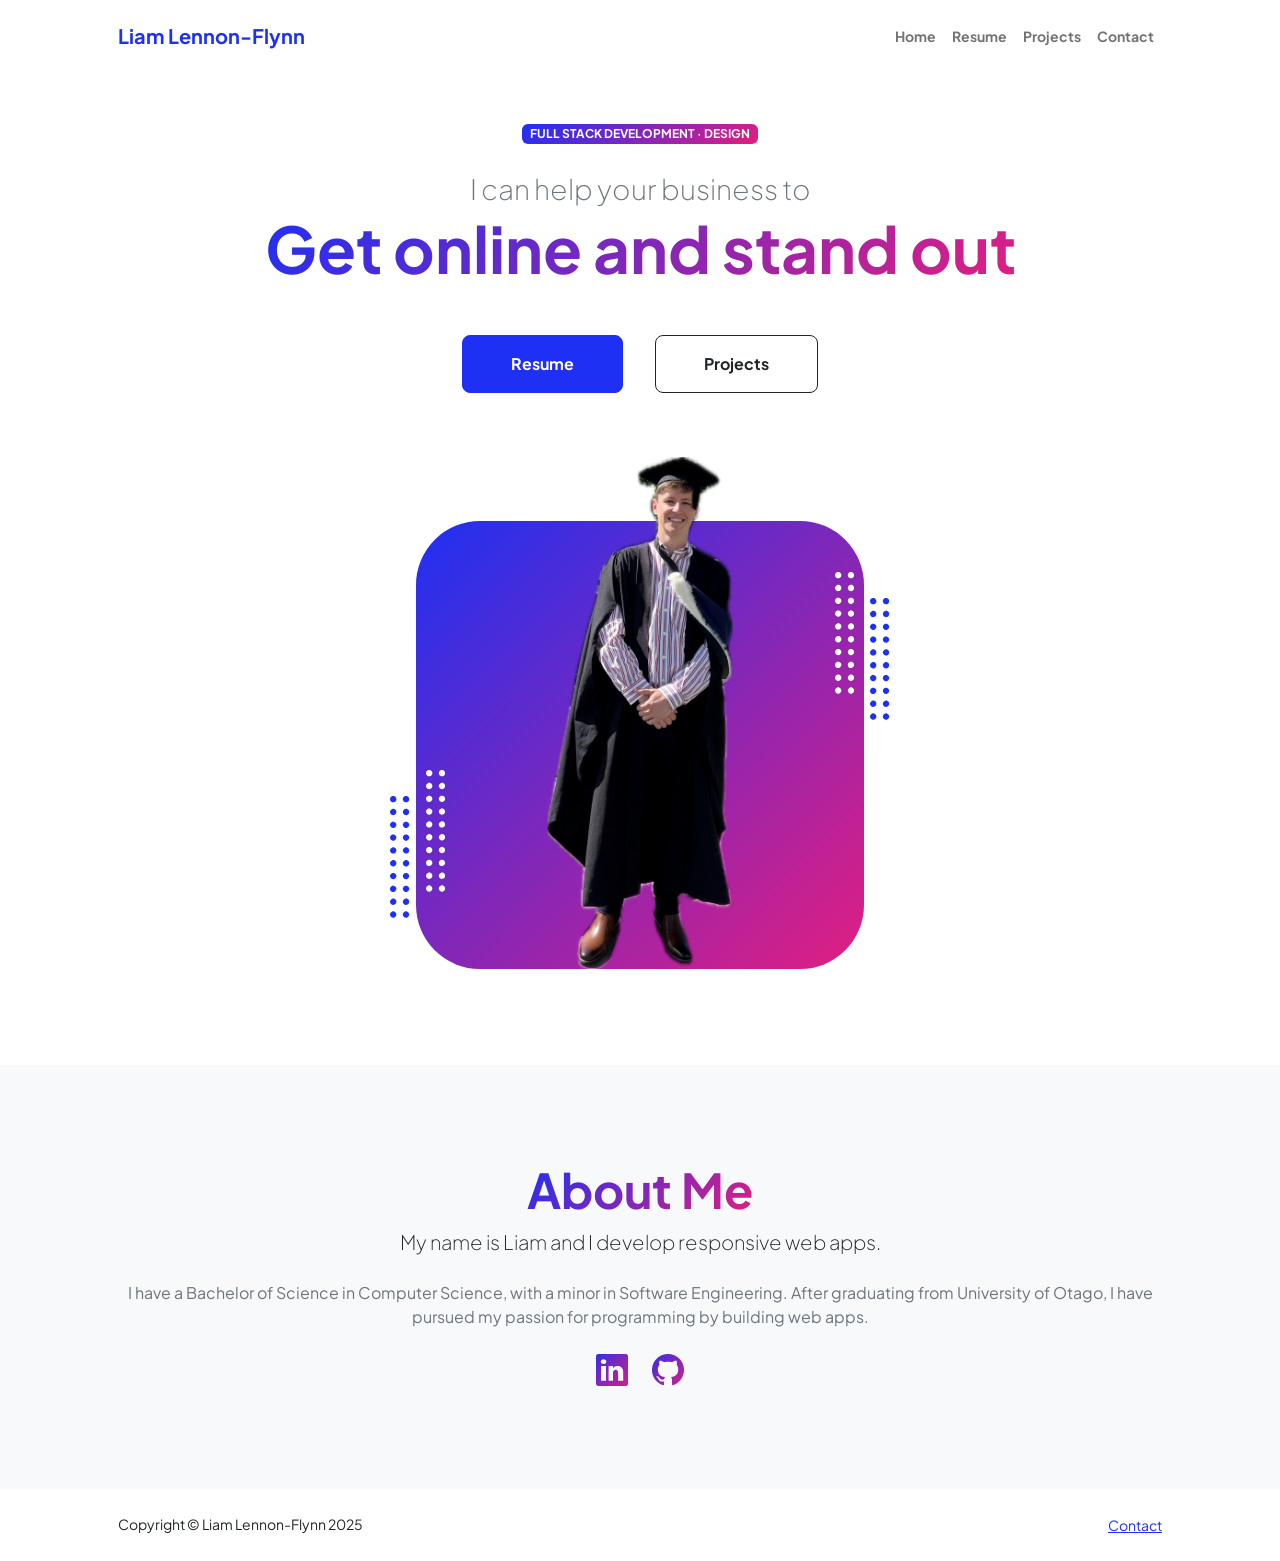
<file: index.html>
<!DOCTYPE html>
<html lang="en">

<head>
    <meta charset="utf-8" />
    <meta name="viewport" content="width=device-width, initial-scale=1, shrink-to-fit=no" />
    <meta name="description" content="" />
    <meta name="author" content="" />
    <title>Liam - Home</title>
    <!-- Favicon-->
    <link rel="icon" type="image/x-icon" href="assets/favicon.png" />
    <!-- Custom Google font-->
    <link rel="preconnect" href="https://fonts.googleapis.com" />
    <link rel="preconnect" href="https://fonts.gstatic.com" crossorigin />
    <link
        href="https://fonts.googleapis.com/css2?family=Plus+Jakarta+Sans:wght@100;200;300;400;500;600;700;800;900&amp;display=swap"
        rel="stylesheet" />
    <!-- Bootstrap icons-->
    <link href="https://cdn.jsdelivr.net/npm/bootstrap-icons@1.8.1/font/bootstrap-icons.css" rel="stylesheet" />
    <!-- Core theme CSS (includes Bootstrap)-->
    <link href="css/styles.css" rel="stylesheet" />
</head>

<body class="d-flex flex-column h-100">
    <main class="flex-shrink-0">
        <!-- Navigation-->
        <nav class="navbar navbar-expand-lg navbar-light bg-white py-3">
            <div class="container px-5">
                <a class="navbar-brand" href="index.html"><span class="fw-bolder text-primary">Liam
                        Lennon-Flynn</span></a>
                <button class="navbar-toggler" type="button" data-bs-toggle="collapse"
                    data-bs-target="#navbarSupportedContent" aria-controls="navbarSupportedContent"
                    aria-expanded="false" aria-label="Toggle navigation"><span
                        class="navbar-toggler-icon"></span></button>
                <div class="collapse navbar-collapse" id="navbarSupportedContent">
                    <ul class="navbar-nav ms-auto mb-2 mb-lg-0 small fw-bolder">
                        <li class="nav-item"><a class="nav-link" href="index.html">Home</a></li>
                        <li class="nav-item"><a class="nav-link" href="resume.html">Resume</a></li>
                        <li class="nav-item"><a class="nav-link" href="projects.html">Projects</a></li>
                        <li class="nav-item"><a class="nav-link" href="contact.html">Contact</a></li>
                    </ul>
                </div>
            </div>
        </nav>
        <!-- Header-->
        <header class="py-5">
            <div class="container px-5 pb-5">
                <div class="row gx-5 align-items-center">
                    <div class="col-xxl-5">
                        <!-- Header text content-->
                        <div class="text-center text-xxl-start">
                            <div class="badge bg-gradient-primary-to-secondary text-white mb-4">
                                <div class="text-uppercase">Full Stack Development &middot; Design</div>
                            </div>
                            <div class="fs-3 fw-light text-muted">I can help your business to</div>
                            <h1 class="display-3 fw-bolder mb-5"><span class="text-gradient d-inline">Get online and
                                    stand out</span></h1>
                            <div
                                class="d-grid gap-3 d-sm-flex justify-content-sm-center justify-content-xxl-start mb-3">
                                <a class="btn btn-primary btn-lg px-5 py-3 me-sm-3 fs-6 fw-bolder"
                                    href="resume.html">Resume</a>
                                <a class="btn btn-outline-dark btn-lg px-5 py-3 fs-6 fw-bolder"
                                    href="projects.html">Projects</a>
                            </div>
                        </div>
                    </div>
                    <div class="col-xxl-7">
                        <!-- Header profile picture-->
                        <div class="d-flex justify-content-center mt-5 mt-xxl-0">
                            <div class="profile bg-gradient-primary-to-secondary">
                                <!-- TIP: For best results, use a photo with a transparent background like the demo example below-->
                                <!-- Watch a tutorial on how to do this on YouTube (link)-->
                                <img class="profile-img" src="assets/profile.png" alt="..." />
                                <div class="dots-1">
                                    <!-- SVG Dots-->
                                    <svg version="1.1" xmlns="http://www.w3.org/2000/svg"
                                        xmlns:xlink="http://www.w3.org/1999/xlink" x="0px" y="0px"
                                        viewBox="0 0 191.6 1215.4" style="enable-background: new 0 0 191.6 1215.4"
                                        xml:space="preserve">
                                        <g transform="translate(0.000000,1280.000000) scale(0.100000,-0.100000)">
                                            <path
                                                d="M227.7,12788.6c-105-35-200-141-222-248c-43-206,163-412,369-369c155,32,275,190,260,339c-11,105-90,213-190,262        C383.7,12801.6,289.7,12808.6,227.7,12788.6z">
                                            </path>
                                            <path
                                                d="M1507.7,12788.6c-151-50-253-216-222-362c25-119,136-230,254-255c194-41,395,142,375,339c-11,105-90,213-190,262        C1663.7,12801.6,1569.7,12808.6,1507.7,12788.6z">
                                            </path>
                                            <path
                                                d="M227.7,11508.6c-105-35-200-141-222-248c-43-206,163-412,369-369c155,32,275,190,260,339c-11,105-90,213-190,262        C383.7,11521.6,289.7,11528.6,227.7,11508.6z">
                                            </path>
                                            <path
                                                d="M1507.7,11508.6c-151-50-253-216-222-362c25-119,136-230,254-255c194-41,395,142,375,339c-11,105-90,213-190,262        C1663.7,11521.6,1569.7,11528.6,1507.7,11508.6z">
                                            </path>
                                            <path
                                                d="M227.7,10228.6c-105-35-200-141-222-248c-43-206,163-412,369-369c155,32,275,190,260,339c-11,105-90,213-190,262        C383.7,10241.6,289.7,10248.6,227.7,10228.6z">
                                            </path>
                                            <path
                                                d="M1507.7,10228.6c-105-35-200-141-222-248c-43-206,163-412,369-369c155,32,275,190,260,339c-11,105-90,213-190,262        C1663.7,10241.6,1569.7,10248.6,1507.7,10228.6z">
                                            </path>
                                            <path
                                                d="M227.7,8948.6c-105-35-200-141-222-248c-43-206,163-412,369-369c155,32,275,190,260,339c-11,105-90,213-190,262        C383.7,8961.6,289.7,8968.6,227.7,8948.6z">
                                            </path>
                                            <path
                                                d="M1507.7,8948.6c-105-35-200-141-222-248c-43-206,163-412,369-369c155,32,275,190,260,339c-11,105-90,213-190,262        C1663.7,8961.6,1569.7,8968.6,1507.7,8948.6z">
                                            </path>
                                            <path
                                                d="M227.7,7668.6c-105-35-200-141-222-248c-43-206,163-412,369-369c155,32,275,190,260,339c-11,105-90,213-190,262        C383.7,7681.6,289.7,7688.6,227.7,7668.6z">
                                            </path>
                                            <path
                                                d="M1507.7,7668.6c-105-35-200-141-222-248c-43-206,163-412,369-369c155,32,275,190,260,339c-11,105-90,213-190,262        C1663.7,7681.6,1569.7,7688.6,1507.7,7668.6z">
                                            </path>
                                            <path
                                                d="M227.7,6388.6c-105-35-200-141-222-248c-43-206,163-412,369-369c155,32,275,190,260,339c-11,105-90,213-190,262        C383.7,6401.6,289.7,6408.6,227.7,6388.6z">
                                            </path>
                                            <path
                                                d="M1507.7,6388.6c-105-35-200-141-222-248c-43-206,163-412,369-369c155,32,275,190,260,339c-11,105-90,213-190,262        C1663.7,6401.6,1569.7,6408.6,1507.7,6388.6z">
                                            </path>
                                            <path
                                                d="M227.7,5108.6c-105-35-200-141-222-248c-43-206,163-412,369-369c155,32,275,190,260,339c-11,105-90,213-190,262        C383.7,5121.6,289.7,5128.6,227.7,5108.6z">
                                            </path>
                                            <path
                                                d="M1507.7,5108.6c-105-35-200-141-222-248c-43-206,163-412,369-369c155,32,275,190,260,339c-11,105-90,213-190,262        C1663.7,5121.6,1569.7,5128.6,1507.7,5108.6z">
                                            </path>
                                            <path
                                                d="M227.7,3828.6c-105-35-200-141-222-248c-43-206,163-412,369-369c155,32,275,190,260,339c-11,105-90,213-190,262        C383.7,3841.6,289.7,3848.6,227.7,3828.6z">
                                            </path>
                                            <path
                                                d="M1507.7,3828.6c-105-35-200-141-222-248c-43-206,163-412,369-369c155,32,275,190,260,339c-11,105-90,213-190,262        C1663.7,3841.6,1569.7,3848.6,1507.7,3828.6z">
                                            </path>
                                            <path
                                                d="M227.7,2548.6c-105-35-200-141-222-248c-43-206,163-412,369-369c155,32,275,190,260,339c-11,105-90,213-190,262        C383.7,2561.6,289.7,2568.6,227.7,2548.6z">
                                            </path>
                                            <path
                                                d="M1507.7,2548.6c-105-35-200-141-222-248c-43-206,163-412,369-369c155,32,275,190,260,339c-11,105-90,213-190,262        C1663.7,2561.6,1569.7,2568.6,1507.7,2548.6z">
                                            </path>
                                            <path
                                                d="M227.7,1268.6c-105-35-200-141-222-248c-43-206,163-412,369-369c155,32,275,190,260,339c-11,105-90,213-190,262        C383.7,1281.6,289.7,1288.6,227.7,1268.6z">
                                            </path>
                                            <path
                                                d="M1507.7,1268.6c-105-35-200-141-222-248c-43-206,163-412,369-369c155,32,275,190,260,339c-11,105-90,213-190,262        C1663.7,1281.6,1569.7,1288.6,1507.7,1268.6z">
                                            </path>
                                        </g>
                                    </svg>
                                    <!-- END of SVG dots-->
                                </div>
                                <div class="dots-2">
                                    <!-- SVG Dots-->
                                    <svg version="1.1" xmlns="http://www.w3.org/2000/svg"
                                        xmlns:xlink="http://www.w3.org/1999/xlink" x="0px" y="0px"
                                        viewBox="0 0 191.6 1215.4" style="enable-background: new 0 0 191.6 1215.4"
                                        xml:space="preserve">
                                        <g transform="translate(0.000000,1280.000000) scale(0.100000,-0.100000)">
                                            <path
                                                d="M227.7,12788.6c-105-35-200-141-222-248c-43-206,163-412,369-369c155,32,275,190,260,339c-11,105-90,213-190,262        C383.7,12801.6,289.7,12808.6,227.7,12788.6z">
                                            </path>
                                            <path
                                                d="M1507.7,12788.6c-151-50-253-216-222-362c25-119,136-230,254-255c194-41,395,142,375,339c-11,105-90,213-190,262        C1663.7,12801.6,1569.7,12808.6,1507.7,12788.6z">
                                            </path>
                                            <path
                                                d="M227.7,11508.6c-105-35-200-141-222-248c-43-206,163-412,369-369c155,32,275,190,260,339c-11,105-90,213-190,262        C383.7,11521.6,289.7,11528.6,227.7,11508.6z">
                                            </path>
                                            <path
                                                d="M1507.7,11508.6c-151-50-253-216-222-362c25-119,136-230,254-255c194-41,395,142,375,339c-11,105-90,213-190,262        C1663.7,11521.6,1569.7,11528.6,1507.7,11508.6z">
                                            </path>
                                            <path
                                                d="M227.7,10228.6c-105-35-200-141-222-248c-43-206,163-412,369-369c155,32,275,190,260,339c-11,105-90,213-190,262        C383.7,10241.6,289.7,10248.6,227.7,10228.6z">
                                            </path>
                                            <path
                                                d="M1507.7,10228.6c-105-35-200-141-222-248c-43-206,163-412,369-369c155,32,275,190,260,339c-11,105-90,213-190,262        C1663.7,10241.6,1569.7,10248.6,1507.7,10228.6z">
                                            </path>
                                            <path
                                                d="M227.7,8948.6c-105-35-200-141-222-248c-43-206,163-412,369-369c155,32,275,190,260,339c-11,105-90,213-190,262        C383.7,8961.6,289.7,8968.6,227.7,8948.6z">
                                            </path>
                                            <path
                                                d="M1507.7,8948.6c-105-35-200-141-222-248c-43-206,163-412,369-369c155,32,275,190,260,339c-11,105-90,213-190,262        C1663.7,8961.6,1569.7,8968.6,1507.7,8948.6z">
                                            </path>
                                            <path
                                                d="M227.7,7668.6c-105-35-200-141-222-248c-43-206,163-412,369-369c155,32,275,190,260,339c-11,105-90,213-190,262        C383.7,7681.6,289.7,7688.6,227.7,7668.6z">
                                            </path>
                                            <path
                                                d="M1507.7,7668.6c-105-35-200-141-222-248c-43-206,163-412,369-369c155,32,275,190,260,339c-11,105-90,213-190,262        C1663.7,7681.6,1569.7,7688.6,1507.7,7668.6z">
                                            </path>
                                            <path
                                                d="M227.7,6388.6c-105-35-200-141-222-248c-43-206,163-412,369-369c155,32,275,190,260,339c-11,105-90,213-190,262        C383.7,6401.6,289.7,6408.6,227.7,6388.6z">
                                            </path>
                                            <path
                                                d="M1507.7,6388.6c-105-35-200-141-222-248c-43-206,163-412,369-369c155,32,275,190,260,339c-11,105-90,213-190,262        C1663.7,6401.6,1569.7,6408.6,1507.7,6388.6z">
                                            </path>
                                            <path
                                                d="M227.7,5108.6c-105-35-200-141-222-248c-43-206,163-412,369-369c155,32,275,190,260,339c-11,105-90,213-190,262        C383.7,5121.6,289.7,5128.6,227.7,5108.6z">
                                            </path>
                                            <path
                                                d="M1507.7,5108.6c-105-35-200-141-222-248c-43-206,163-412,369-369c155,32,275,190,260,339c-11,105-90,213-190,262        C1663.7,5121.6,1569.7,5128.6,1507.7,5108.6z">
                                            </path>
                                            <path
                                                d="M227.7,3828.6c-105-35-200-141-222-248c-43-206,163-412,369-369c155,32,275,190,260,339c-11,105-90,213-190,262        C383.7,3841.6,289.7,3848.6,227.7,3828.6z">
                                            </path>
                                            <path
                                                d="M1507.7,3828.6c-105-35-200-141-222-248c-43-206,163-412,369-369c155,32,275,190,260,339c-11,105-90,213-190,262        C1663.7,3841.6,1569.7,3848.6,1507.7,3828.6z">
                                            </path>
                                            <path
                                                d="M227.7,2548.6c-105-35-200-141-222-248c-43-206,163-412,369-369c155,32,275,190,260,339c-11,105-90,213-190,262        C383.7,2561.6,289.7,2568.6,227.7,2548.6z">
                                            </path>
                                            <path
                                                d="M1507.7,2548.6c-105-35-200-141-222-248c-43-206,163-412,369-369c155,32,275,190,260,339c-11,105-90,213-190,262        C1663.7,2561.6,1569.7,2568.6,1507.7,2548.6z">
                                            </path>
                                            <path
                                                d="M227.7,1268.6c-105-35-200-141-222-248c-43-206,163-412,369-369c155,32,275,190,260,339c-11,105-90,213-190,262        C383.7,1281.6,289.7,1288.6,227.7,1268.6z">
                                            </path>
                                            <path
                                                d="M1507.7,1268.6c-105-35-200-141-222-248c-43-206,163-412,369-369c155,32,275,190,260,339c-11,105-90,213-190,262        C1663.7,1281.6,1569.7,1288.6,1507.7,1268.6z">
                                            </path>
                                        </g>
                                    </svg>
                                    <!-- END of SVG dots-->
                                </div>
                                <div class="dots-3">
                                    <!-- SVG Dots-->
                                    <svg version="1.1" xmlns="http://www.w3.org/2000/svg"
                                        xmlns:xlink="http://www.w3.org/1999/xlink" x="0px" y="0px"
                                        viewBox="0 0 191.6 1215.4" style="enable-background: new 0 0 191.6 1215.4"
                                        xml:space="preserve">
                                        <g transform="translate(0.000000,1280.000000) scale(0.100000,-0.100000)">
                                            <path
                                                d="M227.7,12788.6c-105-35-200-141-222-248c-43-206,163-412,369-369c155,32,275,190,260,339c-11,105-90,213-190,262        C383.7,12801.6,289.7,12808.6,227.7,12788.6z">
                                            </path>
                                            <path
                                                d="M1507.7,12788.6c-151-50-253-216-222-362c25-119,136-230,254-255c194-41,395,142,375,339c-11,105-90,213-190,262        C1663.7,12801.6,1569.7,12808.6,1507.7,12788.6z">
                                            </path>
                                            <path
                                                d="M227.7,11508.6c-105-35-200-141-222-248c-43-206,163-412,369-369c155,32,275,190,260,339c-11,105-90,213-190,262        C383.7,11521.6,289.7,11528.6,227.7,11508.6z">
                                            </path>
                                            <path
                                                d="M1507.7,11508.6c-151-50-253-216-222-362c25-119,136-230,254-255c194-41,395,142,375,339c-11,105-90,213-190,262        C1663.7,11521.6,1569.7,11528.6,1507.7,11508.6z">
                                            </path>
                                            <path
                                                d="M227.7,10228.6c-105-35-200-141-222-248c-43-206,163-412,369-369c155,32,275,190,260,339c-11,105-90,213-190,262        C383.7,10241.6,289.7,10248.6,227.7,10228.6z">
                                            </path>
                                            <path
                                                d="M1507.7,10228.6c-105-35-200-141-222-248c-43-206,163-412,369-369c155,32,275,190,260,339c-11,105-90,213-190,262        C1663.7,10241.6,1569.7,10248.6,1507.7,10228.6z">
                                            </path>
                                            <path
                                                d="M227.7,8948.6c-105-35-200-141-222-248c-43-206,163-412,369-369c155,32,275,190,260,339c-11,105-90,213-190,262        C383.7,8961.6,289.7,8968.6,227.7,8948.6z">
                                            </path>
                                            <path
                                                d="M1507.7,8948.6c-105-35-200-141-222-248c-43-206,163-412,369-369c155,32,275,190,260,339c-11,105-90,213-190,262        C1663.7,8961.6,1569.7,8968.6,1507.7,8948.6z">
                                            </path>
                                            <path
                                                d="M227.7,7668.6c-105-35-200-141-222-248c-43-206,163-412,369-369c155,32,275,190,260,339c-11,105-90,213-190,262        C383.7,7681.6,289.7,7688.6,227.7,7668.6z">
                                            </path>
                                            <path
                                                d="M1507.7,7668.6c-105-35-200-141-222-248c-43-206,163-412,369-369c155,32,275,190,260,339c-11,105-90,213-190,262        C1663.7,7681.6,1569.7,7688.6,1507.7,7668.6z">
                                            </path>
                                            <path
                                                d="M227.7,6388.6c-105-35-200-141-222-248c-43-206,163-412,369-369c155,32,275,190,260,339c-11,105-90,213-190,262        C383.7,6401.6,289.7,6408.6,227.7,6388.6z">
                                            </path>
                                            <path
                                                d="M1507.7,6388.6c-105-35-200-141-222-248c-43-206,163-412,369-369c155,32,275,190,260,339c-11,105-90,213-190,262        C1663.7,6401.6,1569.7,6408.6,1507.7,6388.6z">
                                            </path>
                                            <path
                                                d="M227.7,5108.6c-105-35-200-141-222-248c-43-206,163-412,369-369c155,32,275,190,260,339c-11,105-90,213-190,262        C383.7,5121.6,289.7,5128.6,227.7,5108.6z">
                                            </path>
                                            <path
                                                d="M1507.7,5108.6c-105-35-200-141-222-248c-43-206,163-412,369-369c155,32,275,190,260,339c-11,105-90,213-190,262        C1663.7,5121.6,1569.7,5128.6,1507.7,5108.6z">
                                            </path>
                                            <path
                                                d="M227.7,3828.6c-105-35-200-141-222-248c-43-206,163-412,369-369c155,32,275,190,260,339c-11,105-90,213-190,262        C383.7,3841.6,289.7,3848.6,227.7,3828.6z">
                                            </path>
                                            <path
                                                d="M1507.7,3828.6c-105-35-200-141-222-248c-43-206,163-412,369-369c155,32,275,190,260,339c-11,105-90,213-190,262        C1663.7,3841.6,1569.7,3848.6,1507.7,3828.6z">
                                            </path>
                                            <path
                                                d="M227.7,2548.6c-105-35-200-141-222-248c-43-206,163-412,369-369c155,32,275,190,260,339c-11,105-90,213-190,262        C383.7,2561.6,289.7,2568.6,227.7,2548.6z">
                                            </path>
                                            <path
                                                d="M1507.7,2548.6c-105-35-200-141-222-248c-43-206,163-412,369-369c155,32,275,190,260,339c-11,105-90,213-190,262        C1663.7,2561.6,1569.7,2568.6,1507.7,2548.6z">
                                            </path>
                                            <path
                                                d="M227.7,1268.6c-105-35-200-141-222-248c-43-206,163-412,369-369c155,32,275,190,260,339c-11,105-90,213-190,262        C383.7,1281.6,289.7,1288.6,227.7,1268.6z">
                                            </path>
                                            <path
                                                d="M1507.7,1268.6c-105-35-200-141-222-248c-43-206,163-412,369-369c155,32,275,190,260,339c-11,105-90,213-190,262        C1663.7,1281.6,1569.7,1288.6,1507.7,1268.6z">
                                            </path>
                                        </g>
                                    </svg>
                                    <!-- END of SVG dots-->
                                </div>
                                <div class="dots-4">
                                    <!-- SVG Dots-->
                                    <svg version="1.1" xmlns="http://www.w3.org/2000/svg"
                                        xmlns:xlink="http://www.w3.org/1999/xlink" x="0px" y="0px"
                                        viewBox="0 0 191.6 1215.4" style="enable-background: new 0 0 191.6 1215.4"
                                        xml:space="preserve">
                                        <g transform="translate(0.000000,1280.000000) scale(0.100000,-0.100000)">
                                            <path
                                                d="M227.7,12788.6c-105-35-200-141-222-248c-43-206,163-412,369-369c155,32,275,190,260,339c-11,105-90,213-190,262        C383.7,12801.6,289.7,12808.6,227.7,12788.6z">
                                            </path>
                                            <path
                                                d="M1507.7,12788.6c-151-50-253-216-222-362c25-119,136-230,254-255c194-41,395,142,375,339c-11,105-90,213-190,262        C1663.7,12801.6,1569.7,12808.6,1507.7,12788.6z">
                                            </path>
                                            <path
                                                d="M227.7,11508.6c-105-35-200-141-222-248c-43-206,163-412,369-369c155,32,275,190,260,339c-11,105-90,213-190,262        C383.7,11521.6,289.7,11528.6,227.7,11508.6z">
                                            </path>
                                            <path
                                                d="M1507.7,11508.6c-151-50-253-216-222-362c25-119,136-230,254-255c194-41,395,142,375,339c-11,105-90,213-190,262        C1663.7,11521.6,1569.7,11528.6,1507.7,11508.6z">
                                            </path>
                                            <path
                                                d="M227.7,10228.6c-105-35-200-141-222-248c-43-206,163-412,369-369c155,32,275,190,260,339c-11,105-90,213-190,262        C383.7,10241.6,289.7,10248.6,227.7,10228.6z">
                                            </path>
                                            <path
                                                d="M1507.7,10228.6c-105-35-200-141-222-248c-43-206,163-412,369-369c155,32,275,190,260,339c-11,105-90,213-190,262        C1663.7,10241.6,1569.7,10248.6,1507.7,10228.6z">
                                            </path>
                                            <path
                                                d="M227.7,8948.6c-105-35-200-141-222-248c-43-206,163-412,369-369c155,32,275,190,260,339c-11,105-90,213-190,262        C383.7,8961.6,289.7,8968.6,227.7,8948.6z">
                                            </path>
                                            <path
                                                d="M1507.7,8948.6c-105-35-200-141-222-248c-43-206,163-412,369-369c155,32,275,190,260,339c-11,105-90,213-190,262        C1663.7,8961.6,1569.7,8968.6,1507.7,8948.6z">
                                            </path>
                                            <path
                                                d="M227.7,7668.6c-105-35-200-141-222-248c-43-206,163-412,369-369c155,32,275,190,260,339c-11,105-90,213-190,262        C383.7,7681.6,289.7,7688.6,227.7,7668.6z">
                                            </path>
                                            <path
                                                d="M1507.7,7668.6c-105-35-200-141-222-248c-43-206,163-412,369-369c155,32,275,190,260,339c-11,105-90,213-190,262        C1663.7,7681.6,1569.7,7688.6,1507.7,7668.6z">
                                            </path>
                                            <path
                                                d="M227.7,6388.6c-105-35-200-141-222-248c-43-206,163-412,369-369c155,32,275,190,260,339c-11,105-90,213-190,262        C383.7,6401.6,289.7,6408.6,227.7,6388.6z">
                                            </path>
                                            <path
                                                d="M1507.7,6388.6c-105-35-200-141-222-248c-43-206,163-412,369-369c155,32,275,190,260,339c-11,105-90,213-190,262        C1663.7,6401.6,1569.7,6408.6,1507.7,6388.6z">
                                            </path>
                                            <path
                                                d="M227.7,5108.6c-105-35-200-141-222-248c-43-206,163-412,369-369c155,32,275,190,260,339c-11,105-90,213-190,262        C383.7,5121.6,289.7,5128.6,227.7,5108.6z">
                                            </path>
                                            <path
                                                d="M1507.7,5108.6c-105-35-200-141-222-248c-43-206,163-412,369-369c155,32,275,190,260,339c-11,105-90,213-190,262        C1663.7,5121.6,1569.7,5128.6,1507.7,5108.6z">
                                            </path>
                                            <path
                                                d="M227.7,3828.6c-105-35-200-141-222-248c-43-206,163-412,369-369c155,32,275,190,260,339c-11,105-90,213-190,262        C383.7,3841.6,289.7,3848.6,227.7,3828.6z">
                                            </path>
                                            <path
                                                d="M1507.7,3828.6c-105-35-200-141-222-248c-43-206,163-412,369-369c155,32,275,190,260,339c-11,105-90,213-190,262        C1663.7,3841.6,1569.7,3848.6,1507.7,3828.6z">
                                            </path>
                                            <path
                                                d="M227.7,2548.6c-105-35-200-141-222-248c-43-206,163-412,369-369c155,32,275,190,260,339c-11,105-90,213-190,262        C383.7,2561.6,289.7,2568.6,227.7,2548.6z">
                                            </path>
                                            <path
                                                d="M1507.7,2548.6c-105-35-200-141-222-248c-43-206,163-412,369-369c155,32,275,190,260,339c-11,105-90,213-190,262        C1663.7,2561.6,1569.7,2568.6,1507.7,2548.6z">
                                            </path>
                                            <path
                                                d="M227.7,1268.6c-105-35-200-141-222-248c-43-206,163-412,369-369c155,32,275,190,260,339c-11,105-90,213-190,262        C383.7,1281.6,289.7,1288.6,227.7,1268.6z">
                                            </path>
                                            <path
                                                d="M1507.7,1268.6c-105-35-200-141-222-248c-43-206,163-412,369-369c155,32,275,190,260,339c-11,105-90,213-190,262        C1663.7,1281.6,1569.7,1288.6,1507.7,1268.6z">
                                            </path>
                                        </g>
                                    </svg>
                                    <!-- END of SVG dots-->
                                </div>
                            </div>
                        </div>
                    </div>
                </div>
            </div>
        </header>
        <!-- About Section-->
        <section class="bg-light py-5">
            <div class="container px-5">
                <div class="row gx-5 justify-content-center">
                    <div class="col-xxl-8">
                        <div class="text-center my-5">
                            <h2 class="display-5 fw-bolder"><span class="text-gradient d-inline">About Me</span></h2>
                            <p class="lead fw-light mb-4">My name is Liam and I develop responsive web apps.</p>
                            <p class="text-muted">I have a Bachelor of Science in Computer Science, with a minor in
                                Software Engineering. After graduating from University of Otago, I have pursued my
                                passion for programming by building web apps.</p>
                            <div class="d-flex justify-content-center fs-2 gap-4">
                                <a class="text-gradient" href="https://www.linkedin.com/in/liam-lennon-flynn/"><i
                                        class="bi bi-linkedin"></i></a>
                                <a class="text-gradient" href="https://github.com/imliamflynn"><i
                                        class="bi bi-github"></i></a>
                            </div>
                        </div>
                    </div>
                </div>
            </div>
        </section>
    </main>
    <!-- Footer-->
    <footer class="bg-white py-4 mt-auto">
        <div class="container px-5">
            <div class="row align-items-center justify-content-between flex-column flex-sm-row">
                <div class="col-auto">
                    <div class="small m-0">Copyright &copy; Liam Lennon-Flynn 2025</div>
                </div>
                <div class="col-auto">
                    <a class="small" href="contact.html">Contact</a>
                </div>
            </div>
        </div>
    </footer>
    <!-- Bootstrap core JS-->
    <script src="https://cdn.jsdelivr.net/npm/bootstrap@5.2.3/dist/js/bootstrap.bundle.min.js"></script>
    <!-- Core theme JS-->
    <script src="js/scripts.js"></script>
</body>

</html>
</file>
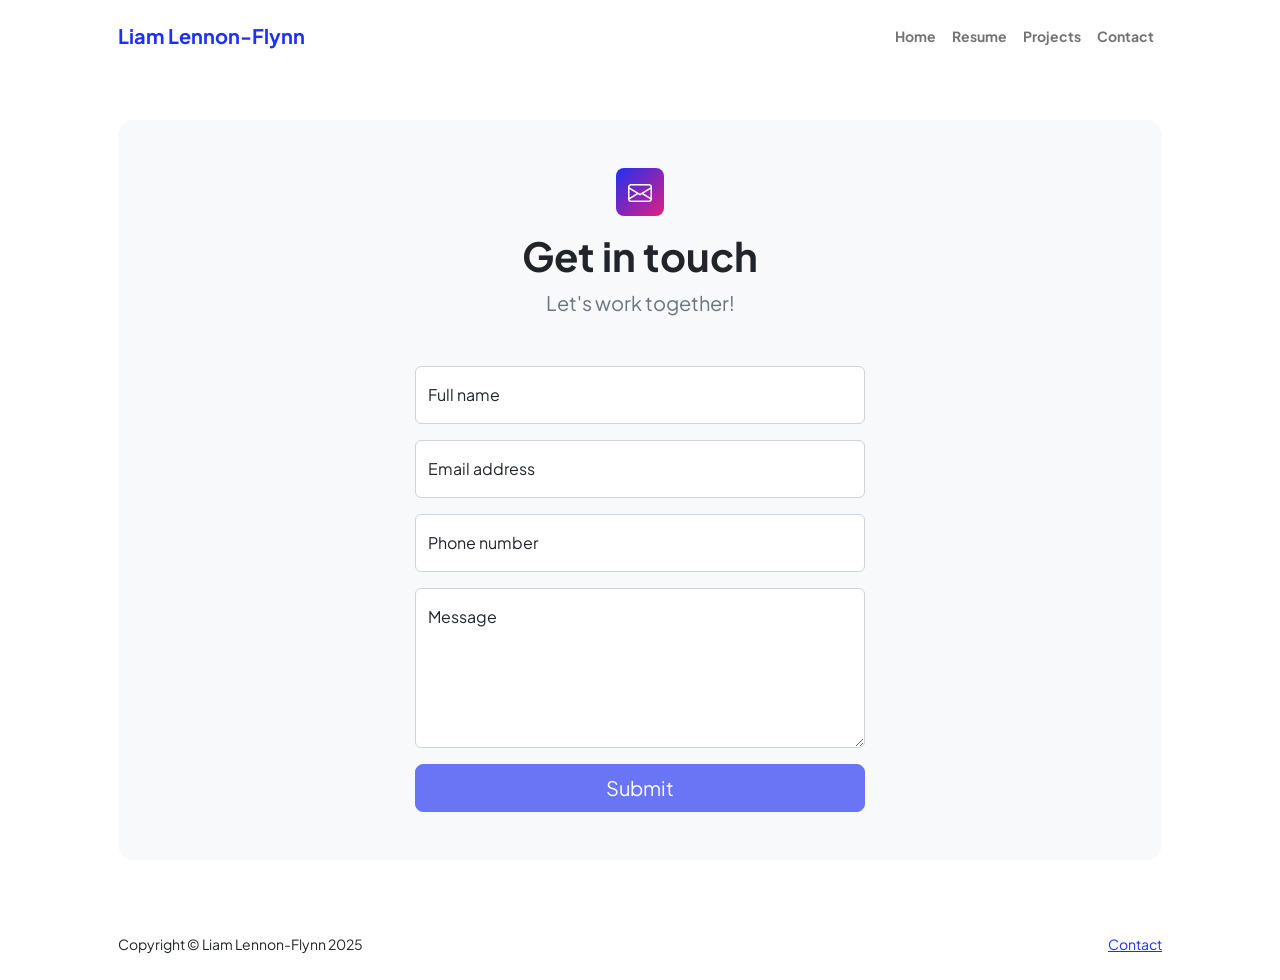
<file: contact.html>
<!DOCTYPE html>
<html lang="en">

<head>
    <meta charset="utf-8" />
    <meta name="viewport" content="width=device-width, initial-scale=1, shrink-to-fit=no" />
    <meta name="description" content />
    <meta name="author" content />
    <title>Liam - Contact</title>
    <!-- Favicon-->
    <link rel="icon" type="image/x-icon" href="assets/favicon.png" />
    <!-- Custom Google font-->
    <link rel="preconnect" href="https://fonts.googleapis.com" />
    <link rel="preconnect" href="https://fonts.gstatic.com" crossorigin />
    <link
        href="https://fonts.googleapis.com/css2?family=Plus+Jakarta+Sans:wght@100;200;300;400;500;600;700;800;900&amp;display=swap"
        rel="stylesheet" />
    <!-- Bootstrap icons-->
    <link href="https://cdn.jsdelivr.net/npm/bootstrap-icons@1.8.1/font/bootstrap-icons.css" rel="stylesheet" />
    <!-- Core theme CSS (includes Bootstrap)-->
    <link href="css/styles.css" rel="stylesheet" />
</head>

<body class="d-flex flex-column">
    <main class="flex-shrink-0">
        <!-- Navigation-->
        <nav class="navbar navbar-expand-lg navbar-light bg-white py-3">
            <div class="container px-5">
                <a class="navbar-brand" href="index.html"><span class="fw-bolder text-primary">Liam
                        Lennon-Flynn</span></a>
                <button class="navbar-toggler" type="button" data-bs-toggle="collapse"
                    data-bs-target="#navbarSupportedContent" aria-controls="navbarSupportedContent"
                    aria-expanded="false" aria-label="Toggle navigation"><span
                        class="navbar-toggler-icon"></span></button>
                <div class="collapse navbar-collapse" id="navbarSupportedContent">
                    <ul class="navbar-nav ms-auto mb-2 mb-lg-0 small fw-bolder">
                        <li class="nav-item"><a class="nav-link" href="index.html">Home</a></li>
                        <li class="nav-item"><a class="nav-link" href="resume.html">Resume</a></li>
                        <li class="nav-item"><a class="nav-link" href="projects.html">Projects</a></li>
                        <li class="nav-item"><a class="nav-link" href="contact.html">Contact</a></li>
                    </ul>
                </div>
            </div>
        </nav>
        <!-- Page content-->
        <section class="py-5">
            <div class="container px-5">
                <!-- Contact form-->
                <div class="bg-light rounded-4 py-5 px-4 px-md-5">
                    <div class="text-center mb-5">
                        <div class="feature bg-primary bg-gradient-primary-to-secondary text-white rounded-3 mb-3"><i
                                class="bi bi-envelope"></i></div>
                        <h1 class="fw-bolder">Get in touch</h1>
                        <p class="lead fw-normal text-muted mb-0">Let's work together!</p>
                    </div>
                    <div class="row gx-5 justify-content-center">
                        <div class="col-lg-8 col-xl-6">
                            <!-- * * * * * * * * * * * * * * *-->
                            <!-- * * SB Forms Contact Form * *-->
                            <!-- * * * * * * * * * * * * * * *-->
                            <!-- This form is pre-integrated with SB Forms.-->
                            <!-- To make this form functional, sign up at-->
                            <!-- https://startbootstrap.com/solution/contact-forms-->
                            <!-- to get an API token!-->
                            <form id="contactForm" data-sb-form-api-token="API_TOKEN">
                                <!-- Name input-->
                                <div class="form-floating mb-3">
                                    <input class="form-control" id="name" type="text" placeholder="Enter your name..."
                                        data-sb-validations="required" />
                                    <label for="name">Full name</label>
                                    <div class="invalid-feedback" data-sb-feedback="name:required">A name is required.
                                    </div>
                                </div>
                                <!-- Email address input-->
                                <div class="form-floating mb-3">
                                    <input class="form-control" id="email" type="email" placeholder="name@example.com"
                                        data-sb-validations="required,email" />
                                    <label for="email">Email address</label>
                                    <div class="invalid-feedback" data-sb-feedback="email:required">An email is
                                        required.</div>
                                    <div class="invalid-feedback" data-sb-feedback="email:email">Email is not valid.
                                    </div>
                                </div>
                                <!-- Phone number input-->
                                <div class="form-floating mb-3">
                                    <input class="form-control" id="phone" type="tel" placeholder="(123) 456-7890"
                                        data-sb-validations="required" />
                                    <label for="phone">Phone number</label>
                                    <div class="invalid-feedback" data-sb-feedback="phone:required">A phone number is
                                        required.</div>
                                </div>
                                <!-- Message input-->
                                <div class="form-floating mb-3">
                                    <textarea class="form-control" id="message" type="text"
                                        placeholder="Enter your message here..." style="height: 10rem"
                                        data-sb-validations="required"></textarea>
                                    <label for="message">Message</label>
                                    <div class="invalid-feedback" data-sb-feedback="message:required">A message is
                                        required.</div>
                                </div>
                                <!-- Submit success message-->
                                <!---->
                                <!-- This is what your users will see when the form-->
                                <!-- has successfully submitted-->
                                <div class="d-none" id="submitSuccessMessage">
                                    <div class="text-center mb-3">
                                        <div class="fw-bolder">Form submission successful!</div>
                                        To activate this form, sign up at
                                        <br />
                                        <a
                                            href="https://startbootstrap.com/solution/contact-forms">https://startbootstrap.com/solution/contact-forms</a>
                                    </div>
                                </div>
                                <!-- Submit error message-->
                                <!---->
                                <!-- This is what your users will see when there is-->
                                <!-- an error submitting the form-->
                                <div class="d-none" id="submitErrorMessage">
                                    <div class="text-center text-danger mb-3">Error sending message!</div>
                                </div>
                                <!-- Submit Button-->
                                <div class="d-grid"><button class="btn btn-primary btn-lg disabled" id="submitButton"
                                        type="submit">Submit</button></div>
                            </form>
                        </div>
                    </div>
                </div>
            </div>
        </section>
    </main>
    <!-- Footer-->
    <footer class="bg-white py-4 mt-auto">
        <div class="container px-5">
            <div class="row align-items-center justify-content-between flex-column flex-sm-row">
                <div class="col-auto">
                    <div class="small m-0">Copyright &copy; Liam Lennon-Flynn 2025</div>
                </div>
                <div class="col-auto">
                    <a class="small" href="contact.html">Contact</a>
                </div>
            </div>
        </div>
    </footer>
    <!-- Bootstrap core JS-->
    <script src="https://cdn.jsdelivr.net/npm/bootstrap@5.2.3/dist/js/bootstrap.bundle.min.js"></script>
    <!-- Core theme JS-->
    <script src="js/scripts.js"></script>
    <!-- * * * * * * * * * * * * * * * * * * * * * * * * * * * * * * * * * * * * * * * *-->
    <!-- * *                               SB Forms JS                               * *-->
    <!-- * * Activate your form at https://startbootstrap.com/solution/contact-forms * *-->
    <!-- * * * * * * * * * * * * * * * * * * * * * * * * * * * * * * * * * * * * * * * *-->
    <script src="https://cdn.startbootstrap.com/sb-forms-latest.js"></script>
</body>

</html>
</file>
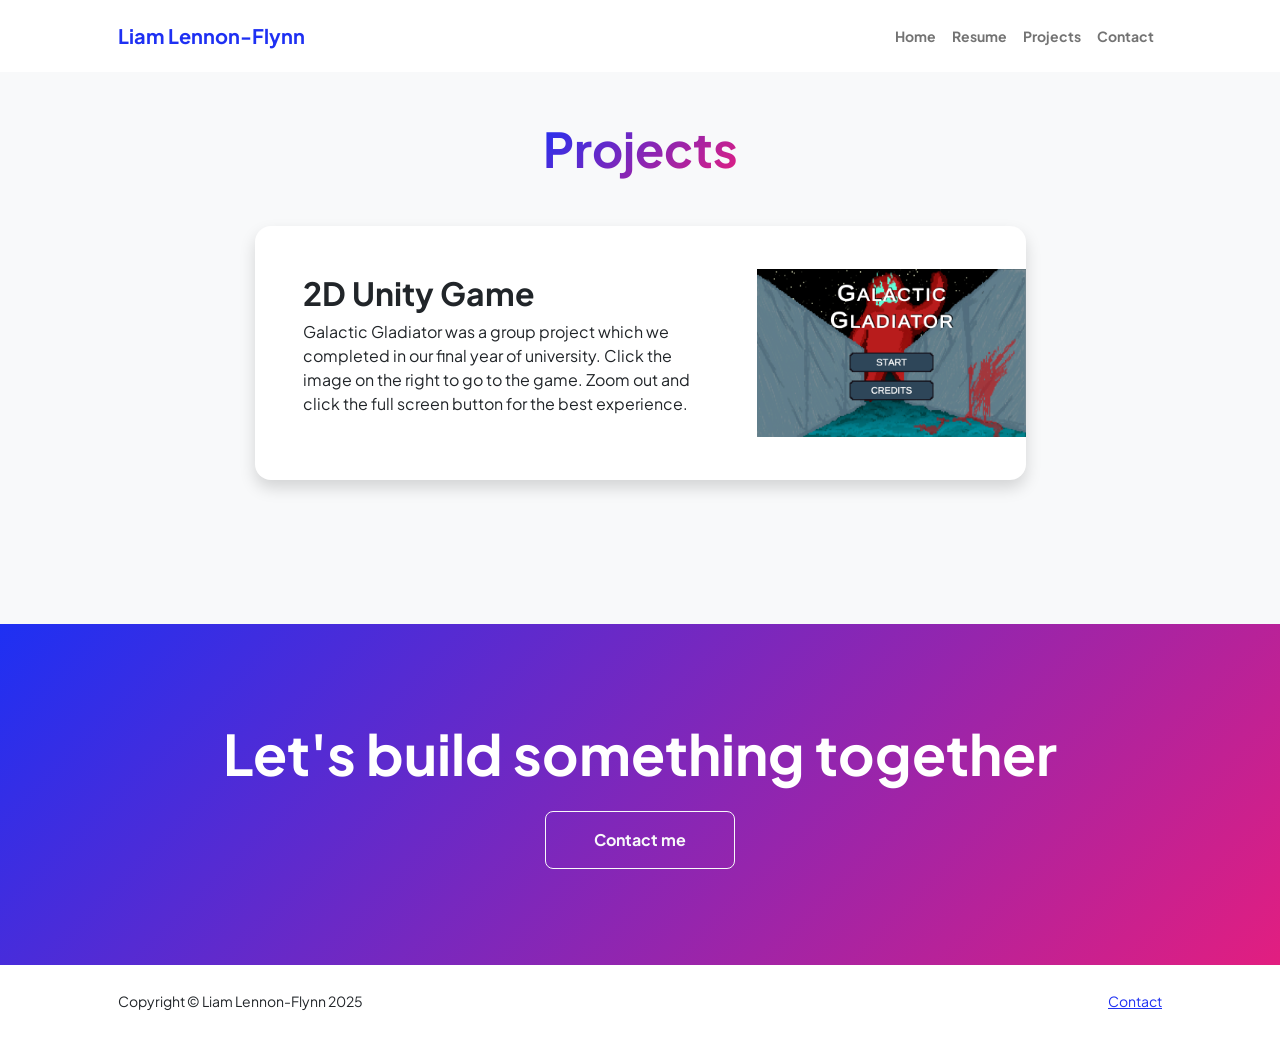
<file: projects.html>
<!DOCTYPE html>
<html lang="en">

<head>
    <meta charset="utf-8" />
    <meta name="viewport" content="width=device-width, initial-scale=1, shrink-to-fit=no" />
    <meta name="description" content="" />
    <meta name="author" content="" />
    <title>Liam - Projects</title>
    <!-- Favicon-->
    <link rel="icon" type="image/x-icon" href="assets/favicon.png" />
    <!-- Custom Google font-->
    <link rel="preconnect" href="https://fonts.googleapis.com" />
    <link rel="preconnect" href="https://fonts.gstatic.com" crossorigin />
    <link
        href="https://fonts.googleapis.com/css2?family=Plus+Jakarta+Sans:wght@100;200;300;400;500;600;700;800;900&amp;display=swap"
        rel="stylesheet" />
    <!-- Bootstrap icons-->
    <link href="https://cdn.jsdelivr.net/npm/bootstrap-icons@1.8.1/font/bootstrap-icons.css" rel="stylesheet" />
    <!-- Core theme CSS (includes Bootstrap)-->
    <link href="css/styles.css" rel="stylesheet" />
</head>

<body class="d-flex flex-column h-100 bg-light">
    <main class="flex-shrink-0">
        <!-- Navigation-->
        <nav class="navbar navbar-expand-lg navbar-light bg-white py-3">
            <div class="container px-5">
                <a class="navbar-brand" href="index.html"><span class="fw-bolder text-primary">Liam
                        Lennon-Flynn</span></a>
                <button class="navbar-toggler" type="button" data-bs-toggle="collapse"
                    data-bs-target="#navbarSupportedContent" aria-controls="navbarSupportedContent"
                    aria-expanded="false" aria-label="Toggle navigation"><span
                        class="navbar-toggler-icon"></span></button>
                <div class="collapse navbar-collapse" id="navbarSupportedContent">
                    <ul class="navbar-nav ms-auto mb-2 mb-lg-0 small fw-bolder">
                        <li class="nav-item"><a class="nav-link" href="index.html">Home</a></li>
                        <li class="nav-item"><a class="nav-link" href="resume.html">Resume</a></li>
                        <li class="nav-item"><a class="nav-link" href="projects.html">Projects</a></li>
                        <li class="nav-item"><a class="nav-link" href="contact.html">Contact</a></li>
                    </ul>
                </div>
            </div>
        </nav>
        <!-- Projects Section-->
        <section class="py-5">
            <div class="container px-5 mb-5">
                <div class="text-center mb-5">
                    <h1 class="display-5 fw-bolder mb-0"><span class="text-gradient d-inline">Projects</span></h1>
                </div>
                <div class="row gx-5 justify-content-center">
                    <div class="col-lg-11 col-xl-9 col-xxl-8">
                        <!-- Project Card 1-->
                        <div class="card overflow-hidden shadow rounded-4 border-0 mb-5">
                            <div class="card-body p-0">
                                <div class="d-flex align-items-center">
                                    <div class="p-5">
                                        <h2 class="fw-bolder">2D Unity Game</h2>
                                        <p>Galactic Gladiator was a group project which we completed in our final year
                                            of university. Click the image on the right to go to the game. Zoom out and
                                            click the full screen button for the best experience. </p>
                                    </div>
                                    <a href="https://cosc360.otago.ac.nz/games/2022/GalacticGladiator">
                                        <img class="img-fluid" src="assets/galactic-gladiator.png" alt="..."
                                            width="1000px" />
                                    </a>
                                </div>
                            </div>
                        </div>
                        <!-- Project Card 2-->
                        <!--
                        <div class="card overflow-hidden shadow rounded-4 border-0">
                            <div class="card-body p-0">
                                <div class="d-flex align-items-center">
                                    <div class="p-5">
                                        <h2 class="fw-bolder">Project Name 2</h2>
                                        <p>Lorem ipsum dolor sit amet consectetur adipisicing elit. Eius at enim eum
                                            illum aperiam placeat esse? Mollitia omnis minima saepe recusandae libero,
                                            iste ad asperiores! Explicabo commodi quo itaque! Ipsam!</p>
                                    </div>
                                    <img class="img-fluid" src="https://dummyimage.com/300x400/343a40/6c757d"
                                        alt="..." />
                                </div>
                            </div>
                        </div>
                        -->
                    </div>
                </div>
            </div>
        </section>
        <!-- Call to action section-->
        <section class="py-5 bg-gradient-primary-to-secondary text-white">
            <div class="container px-5 my-5">
                <div class="text-center">
                    <h2 class="display-4 fw-bolder mb-4">Let's build something together</h2>
                    <a class="btn btn-outline-light btn-lg px-5 py-3 fs-6 fw-bolder" href="contact.html">Contact me</a>
                </div>
            </div>
        </section>
    </main>
    <!-- Footer-->
    <footer class="bg-white py-4 mt-auto">
        <div class="container px-5">
            <div class="row align-items-center justify-content-between flex-column flex-sm-row">
                <div class="col-auto">
                    <div class="small m-0">Copyright &copy; Liam Lennon-Flynn 2025</div>
                </div>
                <div class="col-auto">
                    <a class="small" href="contact.html">Contact</a>
                </div>
            </div>
        </div>
    </footer>
    <!-- Bootstrap core JS-->
    <script src="https://cdn.jsdelivr.net/npm/bootstrap@5.2.3/dist/js/bootstrap.bundle.min.js"></script>
    <!-- Core theme JS-->
    <script src="js/scripts.js"></script>
</body>

</html>
</file>
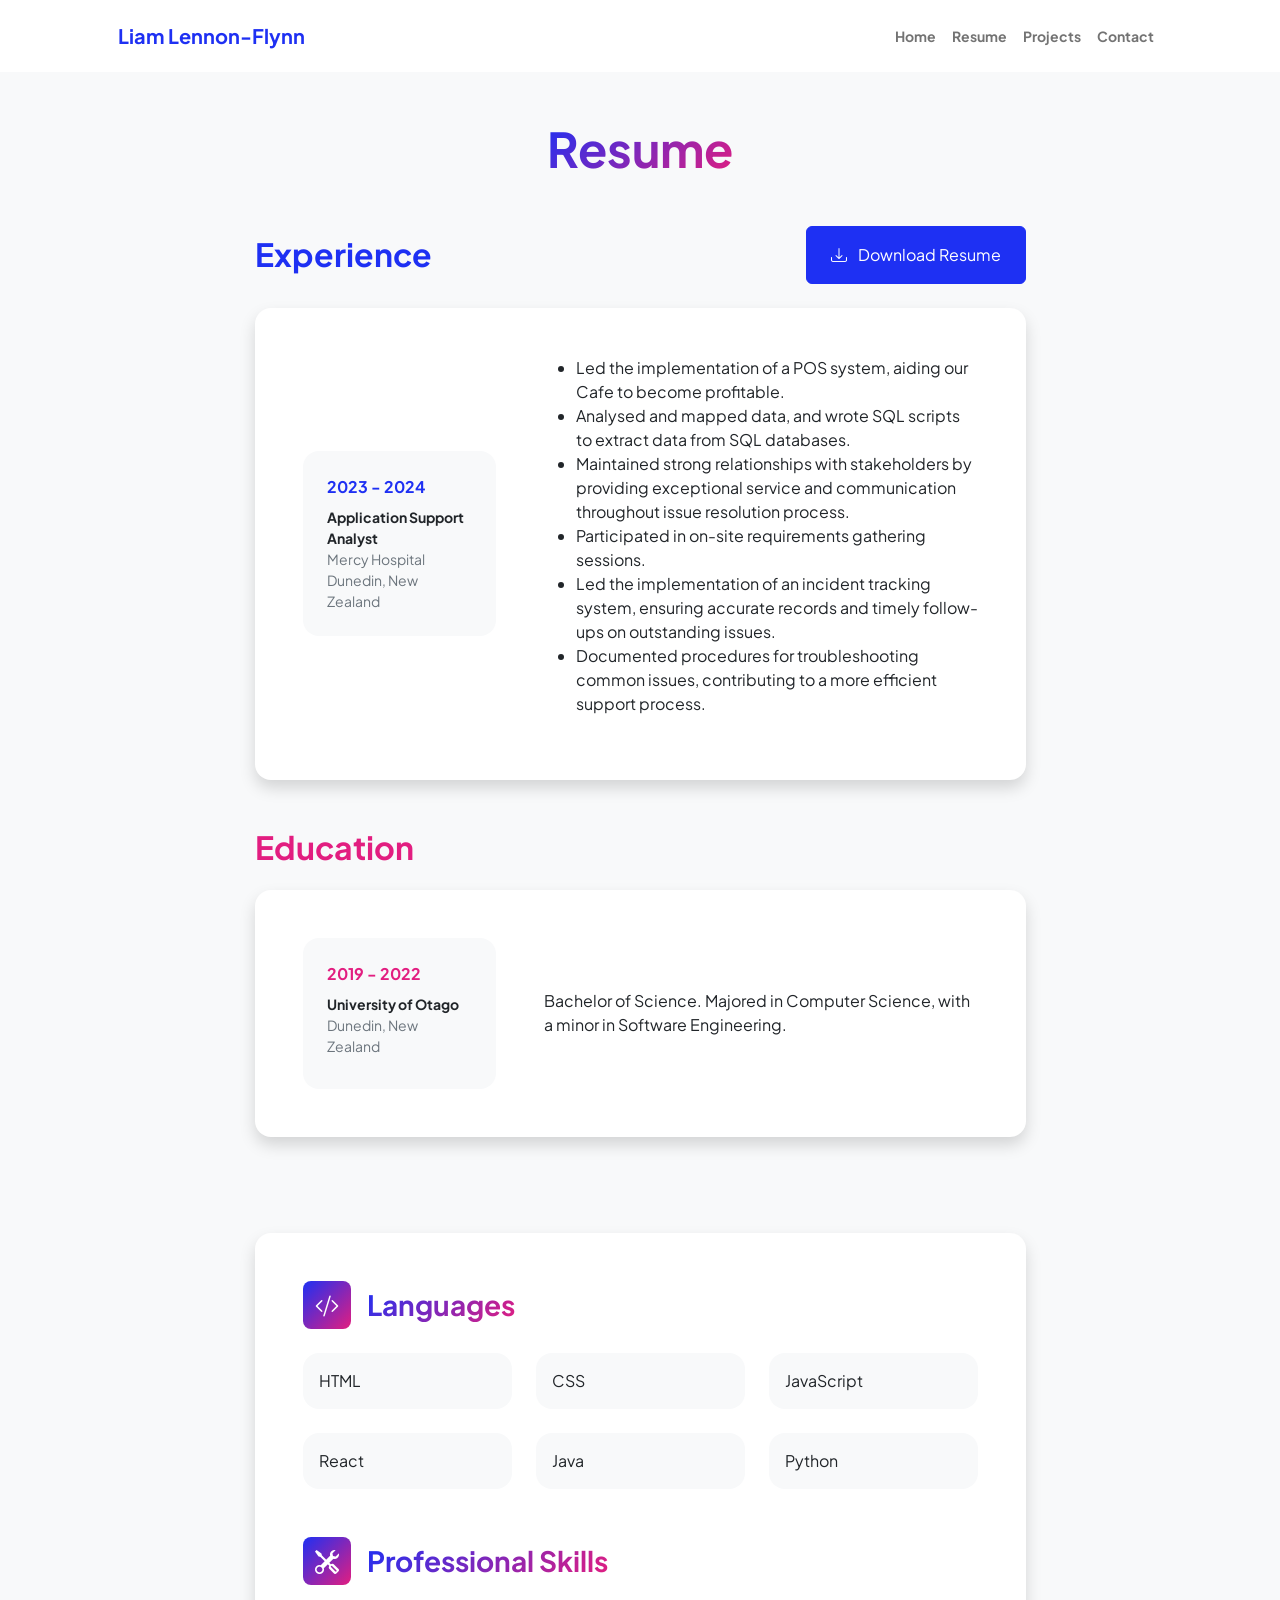
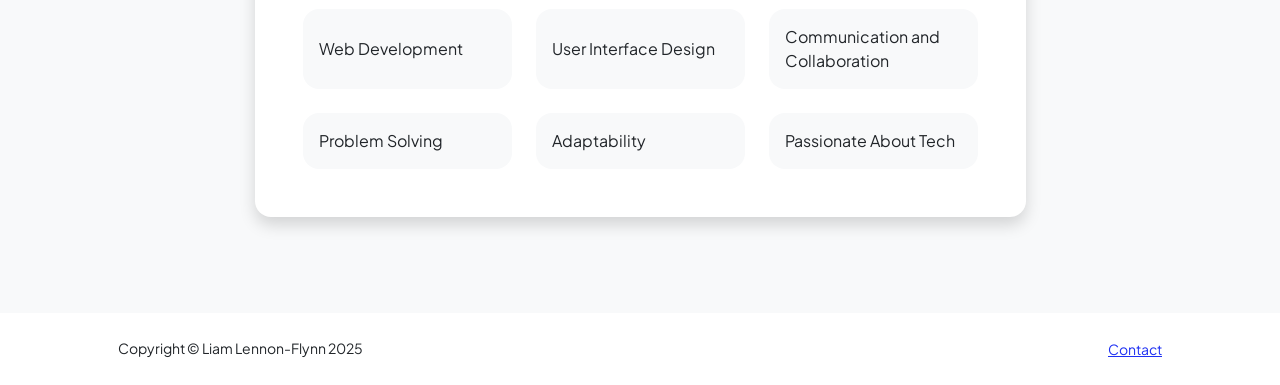
<file: resume.html>
<!DOCTYPE html>
<html lang="en">

<head>
    <meta charset="utf-8" />
    <meta name="viewport" content="width=device-width, initial-scale=1, shrink-to-fit=no" />
    <meta name="description" content="" />
    <meta name="author" content="" />
    <title>Liam - Resume</title>
    <!-- Favicon-->
    <link rel="icon" type="image/x-icon" href="assets/favicon.png" />
    <!-- Custom Google font-->
    <link rel="preconnect" href="https://fonts.googleapis.com" />
    <link rel="preconnect" href="https://fonts.gstatic.com" crossorigin />
    <link
        href="https://fonts.googleapis.com/css2?family=Plus+Jakarta+Sans:wght@100;200;300;400;500;600;700;800;900&amp;display=swap"
        rel="stylesheet" />
    <!-- Bootstrap icons-->
    <link href="https://cdn.jsdelivr.net/npm/bootstrap-icons@1.8.1/font/bootstrap-icons.css" rel="stylesheet" />
    <!-- Core theme CSS (includes Bootstrap)-->
    <link href="css/styles.css" rel="stylesheet" />
</head>

<body class="d-flex flex-column h-100 bg-light">
    <main class="flex-shrink-0">
        <!-- Navigation-->
        <nav class="navbar navbar-expand-lg navbar-light bg-white py-3">
            <div class="container px-5">
                <a class="navbar-brand" href="index.html"><span class="fw-bolder text-primary">Liam
                        Lennon-Flynn</span></a>
                <button class="navbar-toggler" type="button" data-bs-toggle="collapse"
                    data-bs-target="#navbarSupportedContent" aria-controls="navbarSupportedContent"
                    aria-expanded="false" aria-label="Toggle navigation"><span
                        class="navbar-toggler-icon"></span></button>
                <div class="collapse navbar-collapse" id="navbarSupportedContent">
                    <ul class="navbar-nav ms-auto mb-2 mb-lg-0 small fw-bolder">
                        <li class="nav-item"><a class="nav-link" href="index.html">Home</a></li>
                        <li class="nav-item"><a class="nav-link" href="resume.html">Resume</a></li>
                        <li class="nav-item"><a class="nav-link" href="projects.html">Projects</a></li>
                        <li class="nav-item"><a class="nav-link" href="contact.html">Contact</a></li>
                    </ul>
                </div>
            </div>
        </nav>
        <!-- Page Content-->
        <div class="container px-5 my-5">
            <div class="text-center mb-5">
                <h1 class="display-5 fw-bolder mb-0"><span class="text-gradient d-inline">Resume</span></h1>
            </div>
            <div class="row gx-5 justify-content-center">
                <div class="col-lg-11 col-xl-9 col-xxl-8">
                    <!-- Experience Section-->
                    <section>
                        <div class="d-flex align-items-center justify-content-between mb-4">
                            <h2 class="text-primary fw-bolder mb-0">Experience</h2>
                            <!-- Download resume button-->
                            <!-- Note: Set the link href target to a PDF file within your project-->
                            <a class="btn btn-primary px-4 py-3" href="assets/Liam_LennonFlynn_CV.pdf" target="_blank">
                                <div class="d-inline-block bi bi-download me-2"></div>
                                Download Resume
                            </a>
                        </div>
                        <!-- Experience Card 1-->
                        <div class="card shadow border-0 rounded-4 mb-5">
                            <div class="card-body p-5">
                                <div class="row align-items-center gx-5">
                                    <div class="col text-center text-lg-start mb-4 mb-lg-0">
                                        <div class="bg-light p-4 rounded-4">
                                            <div class="text-primary fw-bolder mb-2">2023 - 2024</div>
                                            <div class="small fw-bolder">Application Support Analyst</div>
                                            <div class="small text-muted">Mercy Hospital</div>
                                            <div class="small text-muted">Dunedin, New Zealand</div>
                                        </div>
                                    </div>
                                    <div class="col-lg-8">
                                        <div>
                                            <ul>
                                                <li>Led the implementation of a POS system, aiding our Cafe to
                                                    become profitable.</li>
                                                <li>Analysed and mapped data, and wrote SQL scripts to extract
                                                    data from SQL databases.</li>
                                                <li>Maintained strong relationships with stakeholders by providing
                                                    exceptional service and communication throughout issue
                                                    resolution process.</li>
                                                <li>Participated in on-site requirements gathering sessions.</li>
                                                <li>Led the implementation of an incident tracking system,
                                                    ensuring accurate records and timely follow-ups on
                                                    outstanding issues.</li>
                                                <li>Documented procedures for troubleshooting common issues,
                                                    contributing to a more efficient support process.</li>
                                            </ul>
                                        </div>
                                    </div>
                                </div>
                            </div>
                        </div>
                    </section>
                    <!-- Education Section-->
                    <section>
                        <h2 class="text-secondary fw-bolder mb-4">Education</h2>
                        <!-- Education Card 1-->
                        <div class="card shadow border-0 rounded-4 mb-5">
                            <div class="card-body p-5">
                                <div class="row align-items-center gx-5">
                                    <div class="col text-center text-lg-start mb-4 mb-lg-0">
                                        <div class="bg-light p-4 rounded-4">
                                            <div class="text-secondary fw-bolder mb-2">2019 - 2022</div>
                                            <div class="mb-2">
                                                <div class="small fw-bolder">University of Otago</div>
                                                <div class="small text-muted">Dunedin, New Zealand</div>
                                            </div>
                                            <!--
                                            <div class="fst-italic">
                                                <div class="small text-muted">Bachelor of Science</div>
                                                <div class="small text-muted">in Computer Science,</div>
                                                <div class="small text-muted">minor in Software Engineering</div>
                                            </div>
                                            -->
                                        </div>
                                    </div>
                                    <div class="col-lg-8">
                                        <div>Bachelor of Science. Majored in Computer Science, with a minor in Software
                                            Engineering.</div>
                                    </div>
                                </div>
                            </div>
                        </div>
                    </section>
                    <!-- Divider-->
                    <div class="pb-5"></div>
                    <!-- Skills Section-->
                    <section>
                        <!-- Skillset Card-->
                        <div class="card shadow border-0 rounded-4 mb-5">
                            <div class="card-body p-5">
                                <!-- Languages list-->
                                <div class="mb-5">
                                    <div class="d-flex align-items-center mb-4">
                                        <div
                                            class="feature bg-primary bg-gradient-primary-to-secondary text-white rounded-3 me-3">
                                            <i class="bi bi-code-slash"></i>
                                        </div>
                                        <h3 class="fw-bolder mb-0"><span class="text-gradient d-inline">Languages</span>
                                        </h3>
                                    </div>
                                    <div class="row row-cols-1 row-cols-md-3 mb-4">
                                        <div class="col mb-4 mb-md-0">
                                            <div class="d-flex align-items-center bg-light rounded-4 p-3 h-100">HTML
                                            </div>
                                        </div>
                                        <div class="col mb-4 mb-md-0">
                                            <div class="d-flex align-items-center bg-light rounded-4 p-3 h-100">CSS
                                            </div>
                                        </div>
                                        <div class="col">
                                            <div class="d-flex align-items-center bg-light rounded-4 p-3 h-100">
                                                JavaScript</div>
                                        </div>
                                    </div>
                                    <div class="row row-cols-1 row-cols-md-3">
                                        <div class="col mb-4 mb-md-0">
                                            <div class="d-flex align-items-center bg-light rounded-4 p-3 h-100">React
                                            </div>
                                        </div>
                                        <div class="col mb-4 mb-md-0">
                                            <div class="d-flex align-items-center bg-light rounded-4 p-3 h-100">Java
                                            </div>
                                        </div>
                                        <div class="col">
                                            <div class="d-flex align-items-center bg-light rounded-4 p-3 h-100">Python
                                            </div>
                                        </div>
                                    </div>
                                </div>
                                <!-- Professional skills list-->
                                <div class="mb-0">
                                    <div class="d-flex align-items-center mb-4">
                                        <div
                                            class="feature bg-primary bg-gradient-primary-to-secondary text-white rounded-3 me-3">
                                            <i class="bi bi-tools"></i>
                                        </div>
                                        <h3 class="fw-bolder mb-0"><span class="text-gradient d-inline">Professional
                                                Skills</span></h3>
                                    </div>
                                    <div class="row row-cols-1 row-cols-md-3 mb-4">
                                        <div class="col mb-4 mb-md-0">
                                            <div class="d-flex align-items-center bg-light rounded-4 p-3 h-100">Web
                                                Development</div>
                                        </div>
                                        <div class="col mb-4 mb-md-0">
                                            <div class="d-flex align-items-center bg-light rounded-4 p-3 h-100">
                                                User Interface Design</div>
                                        </div>
                                        <div class="col">
                                            <div class="d-flex align-items-center bg-light rounded-4 p-3 h-100">
                                                Communication and Collaboration</div>
                                        </div>
                                    </div>
                                    <div class="row row-cols-1 row-cols-md-3">
                                        <div class="col mb-4 mb-md-0">
                                            <div class="d-flex align-items-center bg-light rounded-4 p-3 h-100">Problem
                                                Solving</div>
                                        </div>
                                        <div class="col mb-4 mb-md-0">
                                            <div class="d-flex align-items-center bg-light rounded-4 p-3 h-100">
                                                Adaptability</div>
                                        </div>
                                        <div class="col">
                                            <div class="d-flex align-items-center bg-light rounded-4 p-3 h-100">
                                                Passionate About Tech</div>
                                        </div>
                                    </div>
                                </div>
                            </div>
                        </div>
                    </section>
                </div>
            </div>
        </div>
    </main>
    <!-- Footer-->
    <footer class="bg-white py-4 mt-auto">
        <div class="container px-5">
            <div class="row align-items-center justify-content-between flex-column flex-sm-row">
                <div class="col-auto">
                    <div class="small m-0">Copyright &copy; Liam Lennon-Flynn 2025</div>
                </div>
                <div class="col-auto">
                    <a class="small" href="contact.html">Contact</a>
                </div>
            </div>
        </div>
    </footer>
    <!-- Bootstrap core JS-->
    <script src="https://cdn.jsdelivr.net/npm/bootstrap@5.2.3/dist/js/bootstrap.bundle.min.js"></script>
    <!-- Core theme JS-->
    <script src="js/scripts.js"></script>
</body>

</html>
</file>
